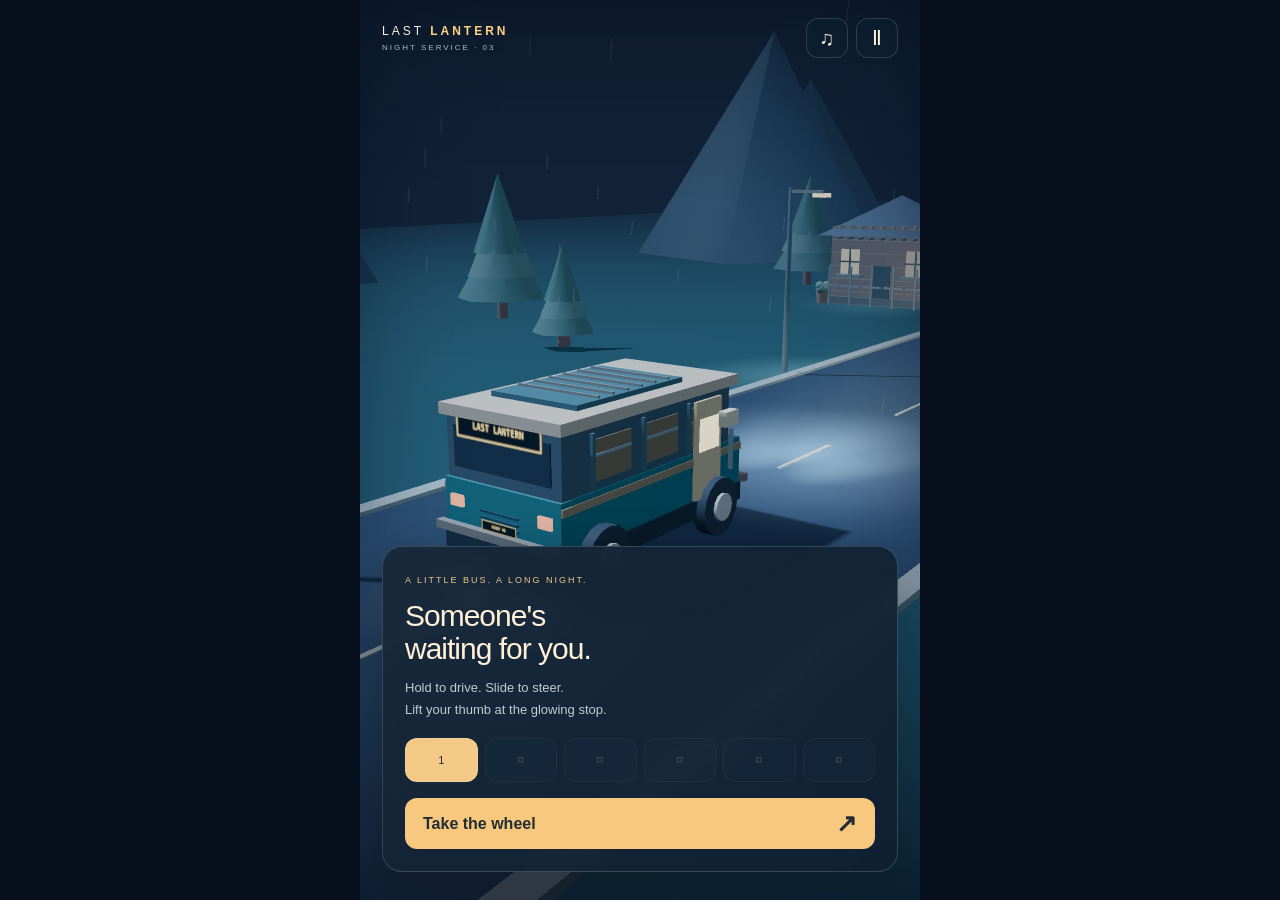
<file: index-source.html>
<!doctype html><html lang="en"><head><meta charset="utf-8"><meta name="viewport" content="width=device-width,initial-scale=1,maximum-scale=1,viewport-fit=cover"><meta name="theme-color" content="#101e31"><title>Last Lantern</title><link rel="stylesheet" href="style.css"></head><body><main id="game"><div id="world"></div><div class="grain"></div><header><div class="brand">LAST <b>LANTERN</b><small>NIGHT SERVICE · 03</small></div><button id="sound" aria-label="Toggle sound">♫</button><button id="pause" aria-label="Pause">Ⅱ</button></header><div id="hud" hidden><div id="task"></div><div class="track"><i id="progress"></i></div><div class="stats"><span id="distance"></span><span id="hearts"></span></div></div><div id="toast"></div><div id="caption" hidden><small id="speaker"></small><h2 id="speech"></h2><button id="skip">Continue ›</button></div><section id="menu" class="panel"><small class="eyebrow">A LITTLE BUS. A LONG NIGHT.</small><h1>Someone's<br>waiting for you.</h1><p id="menuText">Hold to drive. Slide to steer.<br>Lift your thumb at the glowing stop.</p><div id="routes"></div><button id="start" class="primary">Take the wheel <span>↗</span></button><small id="social"></small></section><section id="result" class="panel" hidden><small id="resultLabel" class="eyebrow"></small><h1 id="resultTitle"></h1><p id="resultText"></p><button id="next" class="primary">Next shift ↗</button><button id="home">Route book</button></section><section id="paused" class="panel" hidden><h1>Take a breath.</h1><button id="resume" class="primary">Keep driving ↗</button><button id="quit">End shift</button></section><footer id="hint" hidden>HOLD TO DRIVE <span>·</span> RELEASE TO BRAKE</footer><div id="steering" hidden><i></i></div></main><script src="vendor/three.min.js"></script><script type="module" src="app.mjs"></script></body></html>
</file>
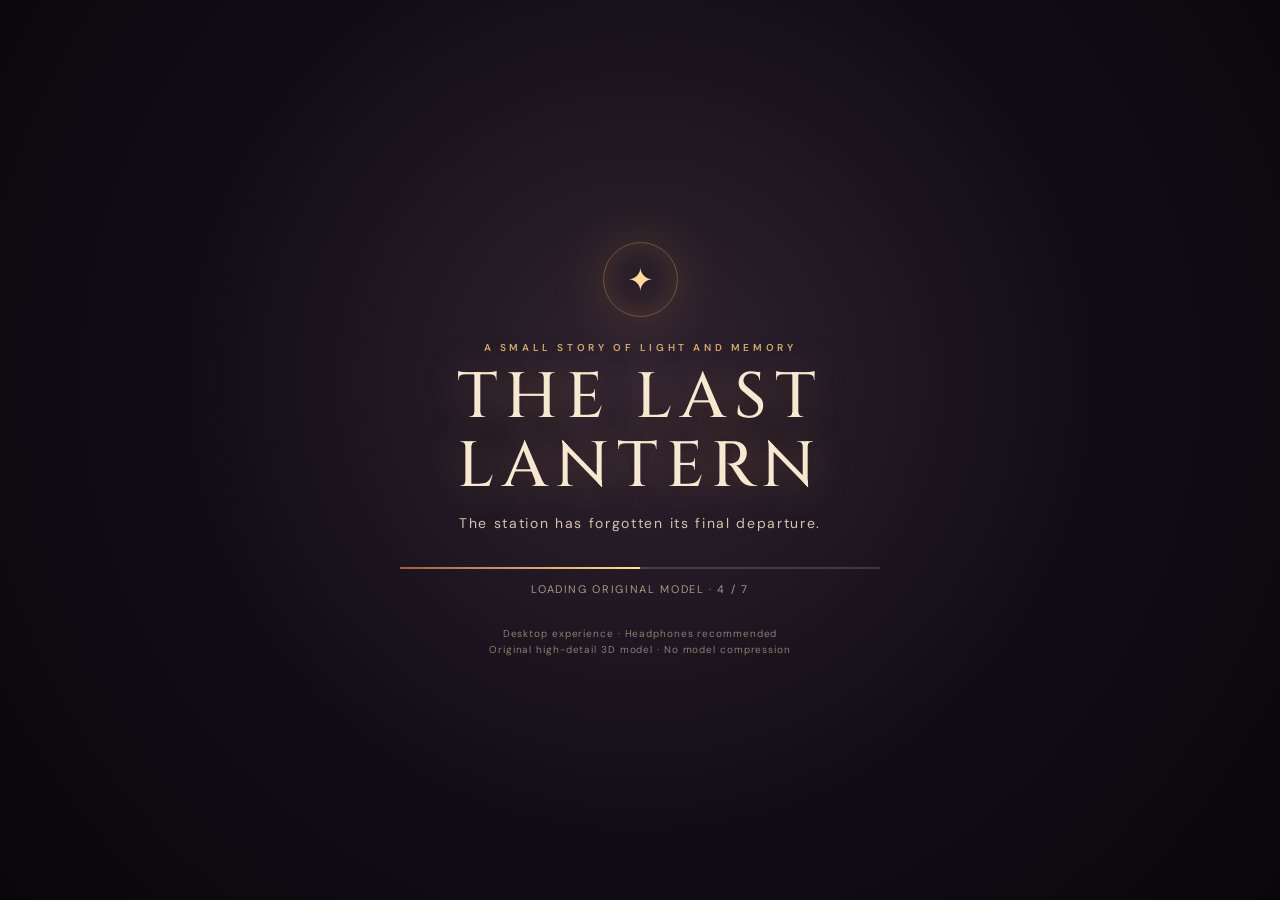
<file: last-lantern.html>
<!doctype html>
<html lang="en">
<head>
  <meta charset="utf-8">
  <meta name="viewport" content="width=device-width,initial-scale=1">
  <meta name="theme-color" content="#100d12">
  <title>The Last Lantern · An Interactive Halloween Tale</title>
  <style>
    @import url('https://fonts.googleapis.com/css2?family=Cinzel:wght@400;500;600&family=DM+Sans:wght@400;500;600&display=swap');
    :root{color-scheme:dark;--gold:#f8c47d;--pale:#f7e9d1;--muted:#c0ac99}*{box-sizing:border-box}
    html,body{margin:0;width:100%;height:100%;overflow:hidden;background:#100d12;color:var(--pale);font-family:'DM Sans',sans-serif}
    canvas{display:block}button{font:inherit}#game{position:fixed;inset:0}
    #vignette,#grain{pointer-events:none;position:fixed;inset:0;z-index:5}
    #vignette{background:radial-gradient(ellipse 65% 60% at 50% 45%,transparent 33%,#07060aa8 100%)}
    #grain{opacity:.08;background-image:url("data:image/svg+xml,%3Csvg viewBox='0 0 160 160' xmlns='http://www.w3.org/2000/svg'%3E%3Cfilter id='n'%3E%3CfeTurbulence type='fractalNoise' baseFrequency='.75' numOctaves='3' stitchTiles='stitch'/%3E%3C/filter%3E%3Crect width='100%25' height='100%25' filter='url(%23n)' opacity='.65'/%3E%3C/svg%3E")}
    #flash{pointer-events:none;position:fixed;inset:0;z-index:8;background:#fff5c9;opacity:0;transition:opacity .45s}
    #loading{position:fixed;inset:0;z-index:30;display:flex;align-items:center;justify-content:center;background:radial-gradient(circle at 50% 42%,#302330,#110d15 55%,#09070b);transition:opacity 1s}
    #loading.out{opacity:0;pointer-events:none}.load-inner{text-align:center;width:min(480px,calc(100vw - 50px))}
    .eyebrow{letter-spacing:.36em;text-transform:uppercase;color:#d6a96d;font-size:10px;font-weight:600}
    .sigil{margin:auto auto 24px;width:75px;height:75px;display:grid;place-items:center;border:1px solid #c69b6370;border-radius:50%;box-shadow:0 0 60px #e29b3d33,inset 0 0 28px #e29b3d2b;font-size:32px;color:#ffd99a;animation:breathe 3s ease-in-out infinite}
    @keyframes breathe{50%{box-shadow:0 0 95px #e29b3d7a,inset 0 0 35px #e29b3d55;transform:scale(1.04)}}
    h1{font:500 clamp(36px,5vw,66px)/1.08 'Cinzel',serif;letter-spacing:.12em;margin:10px 0 9px;text-shadow:0 0 40px #e7a0515e}
    .subtitle{font:400 14px/1.65 'DM Sans',sans-serif;letter-spacing:.12em;color:#d3c1b0;margin:0 0 32px}
    .bar{height:2px;width:100%;background:#ffffff27;position:relative;overflow:hidden}.bar i{display:block;width:0;height:100%;background:linear-gradient(90deg,#a95b39,#ffdd9e);box-shadow:0 0 15px #ffc071;transition:width .35s}
    #loadText{font-size:11px;letter-spacing:.15em;color:#aa9786;margin:13px 0 30px;text-transform:uppercase}
    .button{padding:13px 26px;border:1px solid #eab2769c;background:linear-gradient(135deg,#633920aa,#311f20bb);color:#ffe0ac;font:500 12px 'Cinzel',serif;letter-spacing:.18em;cursor:pointer;box-shadow:0 8px 30px #0008,inset 0 1px #ffffff25;transition:transform .2s,background .2s}.button:hover{transform:translateY(-2px);background:#7b4729}
    #enter{display:none}.footnote{color:#917c70;font-size:10px;letter-spacing:.09em;line-height:1.6;margin-top:30px}
    #hud{position:fixed;inset:0;z-index:10;pointer-events:none;opacity:0;transition:opacity .8s}#hud.show{opacity:1}
    #top{position:absolute;left:36px;top:27px;display:flex;align-items:center;gap:13px;text-shadow:0 2px 10px #000}#top .mark{width:28px;height:28px;border:1px solid #e3b47788;border-radius:50%;display:grid;place-items:center;color:#ffd390;font-size:14px}#top .brand{font:500 15px 'Cinzel',serif;letter-spacing:.21em;color:#f5d2a5}#top .chapter{display:block;margin-top:4px;font:500 9px 'DM Sans',sans-serif;letter-spacing:.27em;text-transform:uppercase;color:#bda896}
    #objective{position:absolute;left:36px;bottom:35px;border-left:1px solid #e9bd8494;padding-left:16px;max-width:330px;text-shadow:0 2px 10px #000}.tiny{display:block;color:#e6ad73;font-size:9px;letter-spacing:.25em;font-weight:600;margin-bottom:6px}.objective-text{font:400 15px 'Cinzel',serif;line-height:1.45;letter-spacing:.04em}
    #controls{position:absolute;right:30px;bottom:34px;color:#d2bda699;font-size:10px;letter-spacing:.08em;text-align:right;line-height:1.8}
    #crosshair{position:absolute;left:50%;top:50%;width:6px;height:6px;margin:-3px;border:1px solid #fff5dd;border-radius:50%;box-shadow:0 0 10px #ffc977;transition:transform .2s,background .2s}#crosshair.active{transform:scale(2);background:#ffd28d}
    #prompt{position:absolute;left:50%;top:calc(50% + 31px);transform:translateX(-50%);font:500 11px 'DM Sans',sans-serif;letter-spacing:.13em;text-shadow:0 2px 8px #000;color:#fff4dc;white-space:nowrap}
    #centerMessage{position:absolute;left:50%;top:22%;transform:translate(-50%,-10px);font:400 22px 'Cinzel',serif;letter-spacing:.15em;text-shadow:0 0 20px #000,0 2px 8px #000;text-align:center;opacity:0;transition:opacity .35s,transform .35s;white-space:nowrap}#centerMessage.show{opacity:1;transform:translate(-50%,0)}
    #align{position:absolute;left:50%;bottom:90px;transform:translateX(-50%);display:none;text-align:center}.align-ring{width:130px;height:14px;border:1px solid #d6ad7c78;background:#1c1216aa;position:relative;margin:12px auto}.align-ring:before{content:'';position:absolute;left:50%;top:-5px;height:22px;border-left:1px solid #f8c77f}.align-ring i{position:absolute;top:-3px;width:6px;height:18px;background:#f7d198;box-shadow:0 0 16px #ffb74a}.align-hint{font-size:10px;color:#e3cbb2;letter-spacing:.15em}
    #note{position:fixed;z-index:20;left:50%;top:50%;transform:translate(-50%,-50%) scale(.95);opacity:0;pointer-events:none;transition:.4s;width:min(440px,calc(100vw - 40px));padding:37px 42px;background:linear-gradient(135deg,#dbb885,#b8946e);color:#35271f;box-shadow:0 28px 100px #000c,0 0 0 9px #29201c80;clip-path:polygon(0 0,100% 0,100% 98%,98% 100%,0 100%)}#note.show{opacity:1;transform:translate(-50%,-50%) scale(1);pointer-events:auto}#note .stamp{font:500 10px 'Cinzel',serif;letter-spacing:.25em;border:1px solid #5d4135;padding:8px 11px;width:max-content}#note .no{font:500 42px 'Cinzel',serif;margin:23px 0 2px}#note .copy{font-size:13px;line-height:1.7;letter-spacing:.08em}#note button{margin-top:25px;background:transparent;border:0;border-bottom:1px solid #533723;padding:4px 0;color:#432d25;cursor:pointer;font-size:11px;letter-spacing:.18em}
    #ending{position:fixed;z-index:25;inset:0;background:radial-gradient(circle,#352944e8,#110d17f5 65%);display:none;align-items:center;justify-content:center;text-align:center;padding:30px}#ending.show{display:flex}#ending h2{font:500 clamp(36px,6vw,75px) 'Cinzel',serif;letter-spacing:.1em;margin:12px 0;color:#ffe3ba}#ending p{letter-spacing:.12em;font-size:14px;color:#d5bfa9;line-height:1.8;margin-bottom:34px}
    @media(max-width:750px){#controls{display:none}#top{left:20px;top:20px}#objective{left:20px;bottom:22px}#loading .footnote{display:none}}
  </style>
</head>
<body>
  <div id="game"></div><div id="vignette"></div><div id="grain"></div><div id="flash"></div>
  <div id="loading"><div class="load-inner"><div class="sigil">✦</div><div class="eyebrow">A small story of light and memory</div><h1>THE LAST<br>LANTERN</h1><p class="subtitle">The station has forgotten its final departure.</p><div class="bar"><i id="progress"></i></div><div id="loadText">Preparing the station</div><button class="button" id="enter">ENTER THE STATION</button><div class="footnote">Desktop experience · Headphones recommended<br>Original high-detail 3D model · No model compression</div></div></div>
  <div id="hud"><div id="top"><div class="mark">✦</div><div><div class="brand">THE LAST LANTERN</div><span class="chapter" id="chapter">01 · The forgotten station</span></div></div><div id="objective"><span class="tiny">YOUR PATH</span><span class="objective-text" id="objectiveText">Find the last ticket.</span></div><div id="crosshair"></div><div id="prompt"></div><div id="centerMessage"></div><div id="align"><span class="tiny">SHADOW ALIGNMENT</span><div class="align-ring"><i id="needle"></i></div><span class="align-hint">DRAG LEFT / RIGHT · RELEASE TO SET</span></div><div id="controls">W A S D — MOVE &nbsp; · &nbsp; MOUSE — LOOK<br>E / CLICK — INTERACT &nbsp; · &nbsp; ESC — CURSOR</div></div>
  <div id="note"><div class="stamp">ONE WAY · OCT 31</div><div class="no">NO. 001</div><div class="copy">The final departure waits for the one who can return its light.</div><button id="closeNote">KEEP THE TICKET →</button></div>
  <div id="ending"><div><div class="eyebrow">The station remembers</div><h2>FIRST LIGHT</h2><p>One lantern was enough to bring the whole night home.</p><button class="button" id="again">WALK THE NIGHT AGAIN</button></div></div>
  <script src="last-lantern-three.min.js"></script><script src="last-lantern-GLTFLoader.js"></script><script src="last-lantern.js"></script>
</body></html>
</file>
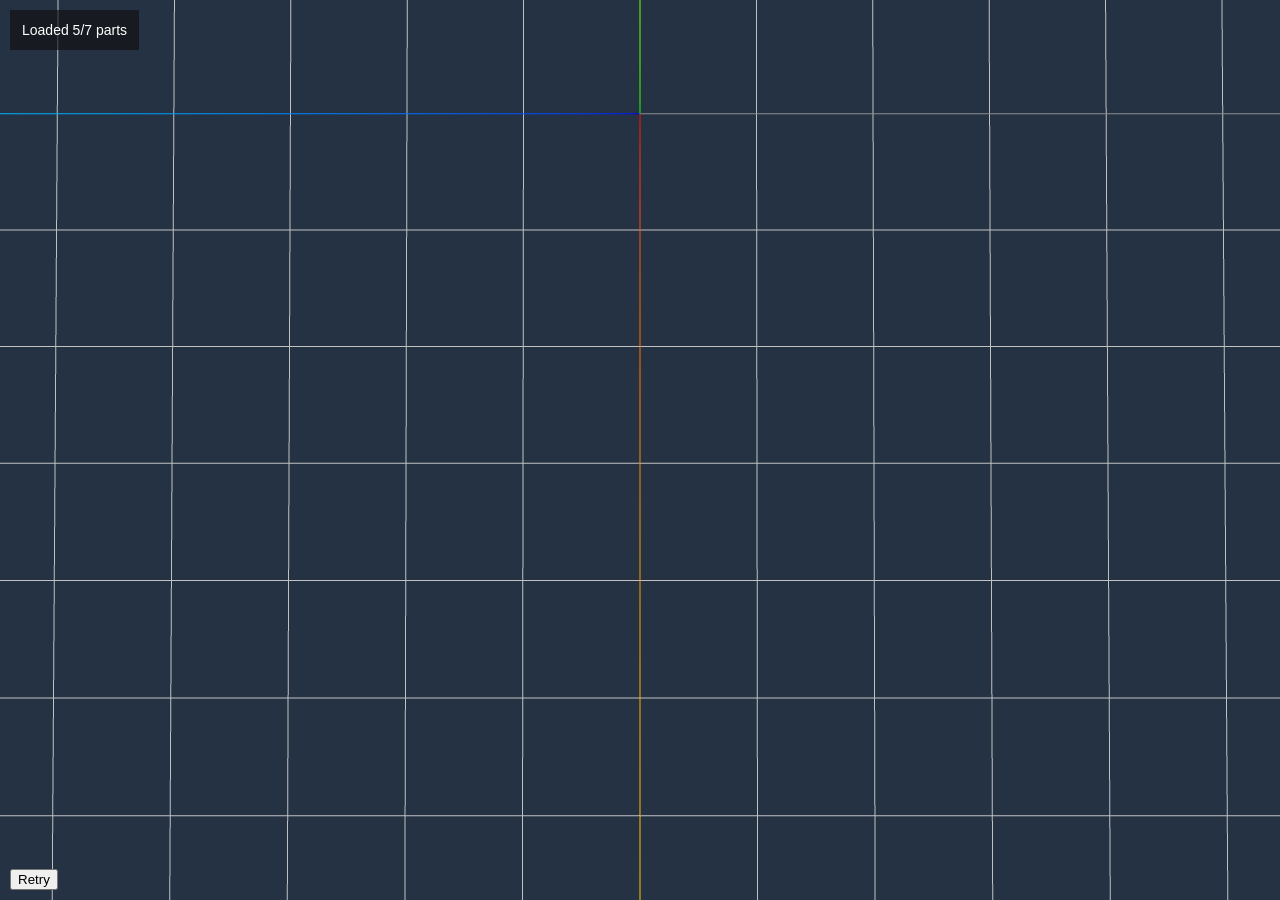
<file: model-viewer.html>
<!doctype html><html><head><meta charset="utf-8"><title>Lantern model inspection</title><style>body{margin:0;background:#131820;color:white;font:14px Arial}#info{position:fixed;top:10px;left:10px;background:#111a;padding:12px;white-space:pre;z-index:3}button{position:fixed;bottom:10px;left:10px;z-index:4}</style></head><body><div id="info">Loading...</div><button onclick="location.reload()">Retry</button><script src="three.min.js"></script><script src="GLTFLoader.js"></script><script>
const scene=new THREE.Scene();scene.background=new THREE.Color(0x243243);const camera=new THREE.PerspectiveCamera(50,innerWidth/innerHeight,.01,100),r=new THREE.WebGLRenderer({antialias:true});r.setSize(innerWidth,innerHeight);r.outputEncoding=THREE.sRGBEncoding;document.body.appendChild(r.domElement);scene.add(new THREE.HemisphereLight(0xffffff,0x556070,1.8));let l=new THREE.DirectionalLight(0xffddab,2);l.position.set(3,5,4);scene.add(l);scene.add(new THREE.GridHelper(4,20));scene.add(new THREE.AxesHelper(1.5));let group=new THREE.Group();scene.add(group);camera.position.set(1.7,1.4,2);camera.lookAt(.58,.2,0);let a=0,e=1.56,d=1.4,drag=false,last;document.addEventListener('pointerdown',x=>{drag=true;last=[x.clientX,x.clientY]});document.addEventListener('pointerup',()=>drag=false);document.addEventListener('pointermove',x=>{if(!drag)return;a+=(x.clientX-last[0])*.005;e=Math.max(-.5,Math.min(1.2,e+(x.clientY-last[1])*.005));last=[x.clientX,x.clientY]});document.addEventListener('wheel',x=>d=Math.max(.6,Math.min(6,d+x.deltaY*.002)));
(async()=>{let m=await fetch('model-manifest.json').then(x=>x.json()),parts=[];for(let i=0;i<m.parts.length;i++){parts.push(await fetch(m.parts[i]).then(x=>x.arrayBuffer()));document.getElementById('info').textContent=`Loaded ${i+1}/${m.parts.length} parts`;}let all=new Uint8Array(m.bytes),off=0;parts.forEach(p=>{all.set(new Uint8Array(p),off);off+=p.byteLength});new THREE.GLTFLoader().parse(all.buffer,'',g=>{group.add(g.scene);document.getElementById('info').textContent=g.scene.children.map((o,i)=>`${i}: ${o.name} pos=${o.position.toArray().map(v=>v.toFixed(3))} scale=${o.scale.toArray()}`).join('\n');console.log('SCENE',g.scene);},e=>document.getElementById('info').textContent='ERROR '+e);})();
function frame(){requestAnimationFrame(frame);camera.position.set(.58+Math.cos(a)*Math.cos(e)*d,.25+Math.sin(e)*d,Math.sin(a)*Math.cos(e)*d);camera.lookAt(.58,.25,0);r.render(scene,camera)}frame();
</script></body></html>
</file>
<file: style.css>
*{box-sizing:border-box}html,body{margin:0;height:100%;overflow:hidden;background:#080f1c;color:#fff0d7;font-family:Trebuchet MS,Arial,sans-serif;touch-action:none}button{font:inherit;color:inherit;border:1px solid #ffffff25;background:#1b3045c9;cursor:pointer;min-height:44px;border-radius:12px}button:active{transform:scale(.96)}button:focus-visible{outline:2px solid #f9bf67}#game{position:relative;max-width:560px;margin:auto;width:100%;height:100dvh;overflow:hidden;background:#101e31}#world,#world canvas,.grain{position:absolute;inset:0;width:100%;height:100%}.grain{pointer-events:none;box-shadow:inset 0 0 100px #03091870;background:linear-gradient(#08101e55,transparent 22%,transparent 65%,#08101ea0)}header{position:absolute;top:max(18px,env(safe-area-inset-top));left:22px;right:22px;display:flex;gap:8px;align-items:center}.brand{flex:1;font-size:12px;letter-spacing:3px}.brand b{color:#ffd184}.brand small{display:block;font-size:8px;letter-spacing:2px;margin-top:5px;color:#a9bdcb}header button{width:42px;min-height:40px;font-size:20px;background:#0d203280}#hud{position:absolute;top:90px;left:24px;right:24px}#task{font-size:14px;letter-spacing:1px}.track{margin-top:10px;height:3px;background:#ffffff25}.track i{display:block;background:#ffd386;height:3px;width:0}.stats{display:flex;justify-content:space-between;font-size:11px;margin-top:8px;color:#bad3d9}.panel{position:absolute;bottom:max(28px,env(safe-area-inset-bottom));left:22px;right:22px;padding:22px;background:linear-gradient(125deg,#162737ed,#102033f5);border:1px solid #c6e3ed30;border-radius:20px;box-shadow:0 16px 50px #0006;backdrop-filter:blur(12px)}.eyebrow{font-size:9px;letter-spacing:2px;color:#efc588}h1{font-size:30px;line-height:1.1;letter-spacing:-1px;font-weight:normal;margin:12px 0}p{font-size:13px;color:#c0cdd5;line-height:1.65;margin:12px 0 18px}.primary{display:flex;align-items:center;justify-content:space-between;width:100%;background:#f7c87d;color:#232d34;border:0;font-weight:bold;padding:0 18px;height:51px}.primary span{font-size:25px}#routes{display:flex;gap:7px;margin-bottom:16px}#routes button{flex:1;height:39px;min-height:39px;font-size:11px}#routes button.selected{background:#f3c985;color:#22303b}#routes button:disabled{opacity:.3}#social{display:block;font-size:9px;color:#9bb4c2;margin-top:10px}#social:empty{display:none}#toast{position:absolute;left:25px;right:25px;top:29%;text-align:center;font-size:17px;text-shadow:0 2px 8px #000;transition:opacity .3s}#caption{position:absolute;bottom:9%;left:30px;right:30px;text-align:center;text-shadow:0 2px 8px #000}#speaker{letter-spacing:3px;color:#ffd184;font-size:10px}h2{font-size:23px;font-weight:normal;line-height:1.3}#skip{background:#12263cbb;padding:0 22px;font-size:12px}footer{position:absolute;bottom:28px;width:100%;text-align:center;font-size:10px;letter-spacing:1px;color:#d2dfe3;pointer-events:none}footer span{color:#f7c87d;margin:0 6px}#steering{position:absolute;bottom:65px;left:30%;width:40%;height:3px;background:#abc7d04a;pointer-events:none}#steering i{position:absolute;left:50%;width:20px;height:5px;background:#f7cf8e;top:-1px;border-radius:3px}#home,#quit{width:100%;margin-top:10px;background:transparent}#resultText{white-space:pre-line}[hidden]{display:none!important}@media(max-height:650px){.panel{padding:16px;bottom:14px}h1{font-size:25px}p{margin:8px 0}header{top:12px}#hud{top:70px}}
`nheader button{width:44px;min-height:44px}#routes button{height:44px;min-height:44px}@media(max-width:360px){#routes{display:grid;grid-template-columns:repeat(3,1fr);gap:5px}#routes button{height:40px;min-height:40px}.panel{padding:16px}h1{font-size:26px}}
</file>
